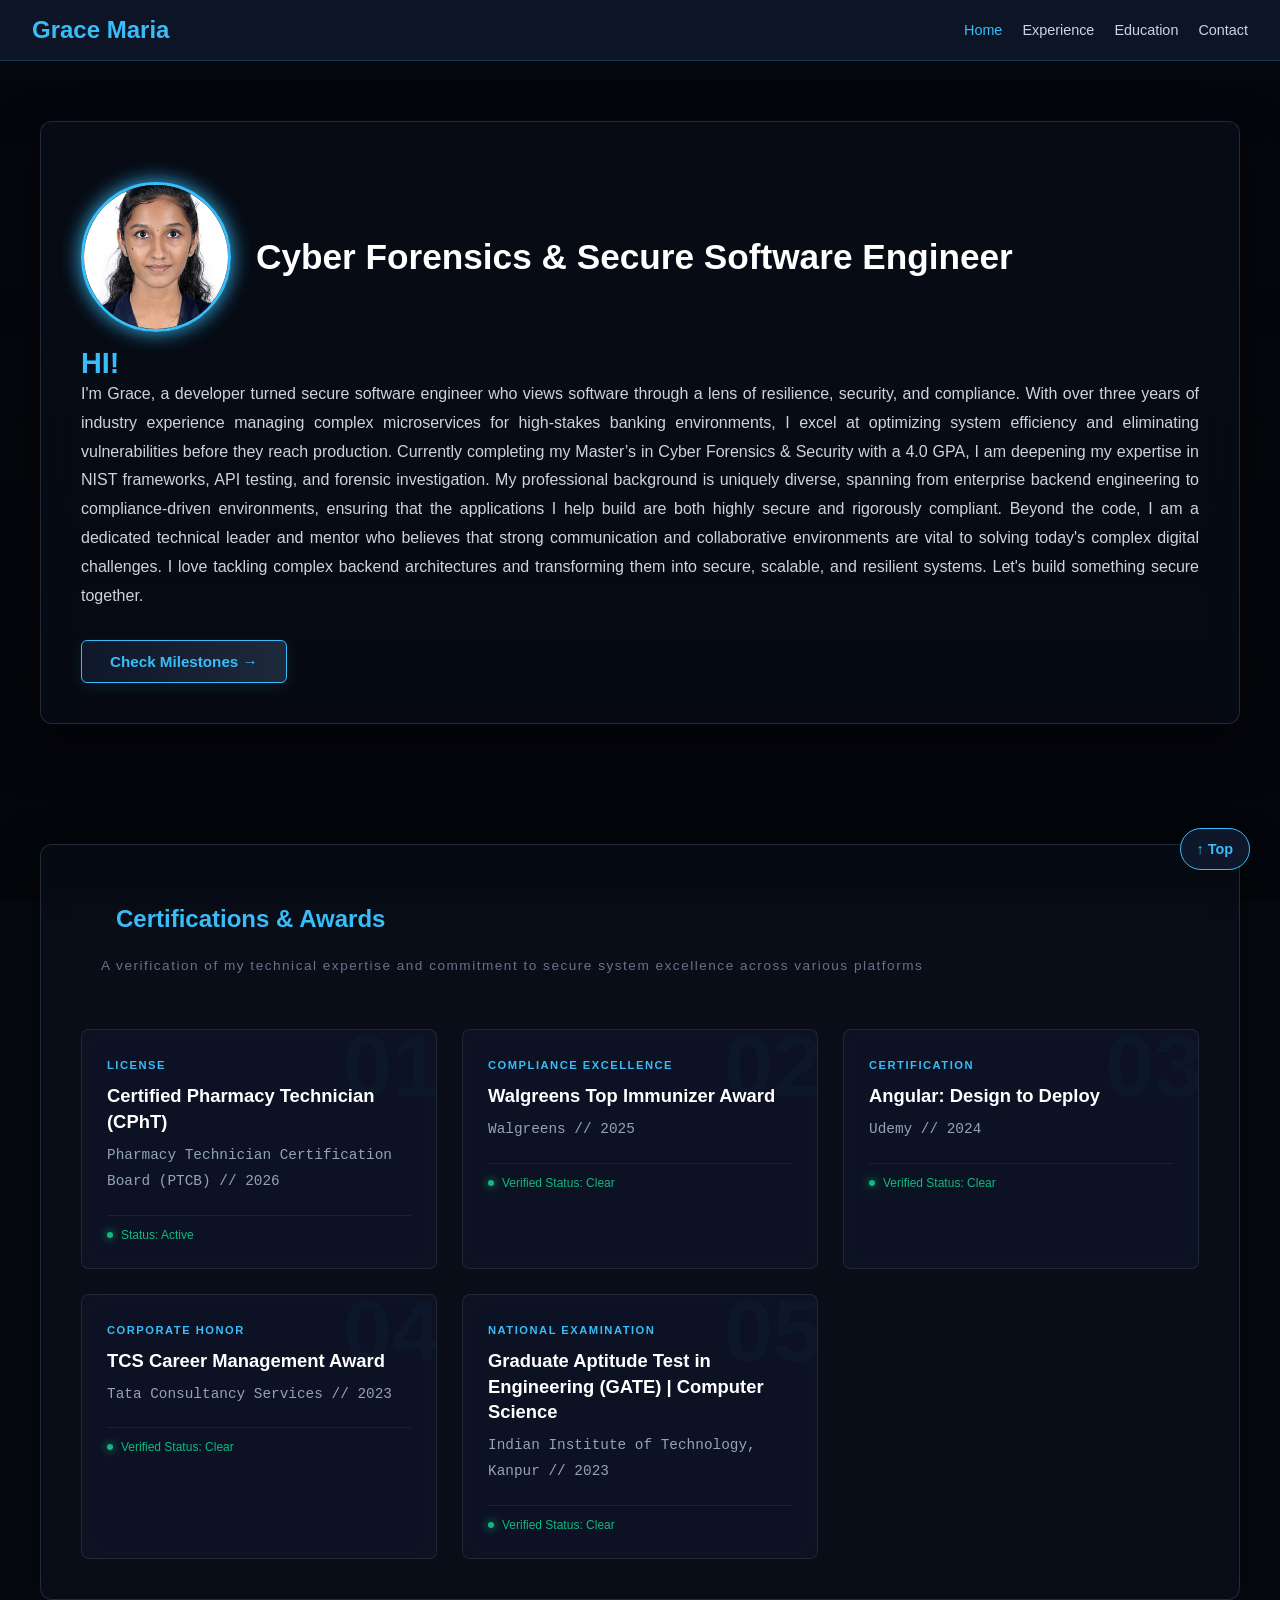
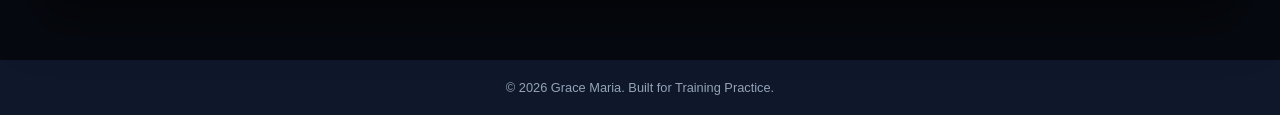
<file: index.html>
<!DOCTYPE html>
<html lang="en">
<head>
    <meta charset="UTF-8">
    <title>Grace Maria | Portfolio</title>
    <link rel="stylesheet" href="style.css">
</head>
<body>
    <div class="scenic-background"></div>
    <header>
        <div class="logo">Grace Maria</div>
        <nav>
            <ul>
                <li><a href="index.html" class="active">Home</a></li>
                <li><a href="experience.html">Experience</a></li>
                <li><a href="education.html">Education</a></li>
                <li><a href="contact.html">Contact</a></li>
            </ul>
        </nav>
    </header>

    <main class="journey-container">
        <div class="portfolio-popup">
            <div class="profile-section">
                <!-- Row 1: Image and H1 side-by-side -->
                <div class="profile-header-inline">
                    <img src="Grace_Maria_Photograph.jpg" alt="Grace Maria" class="profile-avatar">
                    <h1>Cyber Forensics & Secure Software Engineer</h1>
                </div>

                <!-- Row 2: H2 breaks onto its own completely new line underneath -->
                <h2 class="profile-greeting">HI!</h2>
            </div>
            <p>I'm Grace, a developer turned secure software engineer who views software through a lens of resilience, 
                security, and compliance. With over three years of industry experience managing complex microservices for 
                high-stakes banking environments, I excel at optimizing system efficiency and eliminating vulnerabilities before 
                they reach production. Currently completing my Master’s in Cyber Forensics & Security with a 4.0 GPA, I am 
                deepening my expertise in NIST frameworks, API testing, and forensic investigation. My professional background 
                is uniquely diverse, spanning from enterprise backend engineering to compliance-driven environments, ensuring 
                that the applications I help build are both highly secure and rigorously compliant. Beyond the code, I am a 
                dedicated technical leader and mentor who believes that strong communication and collaborative environments 
                are vital to solving today's complex digital challenges. I love tackling complex backend architectures and 
                transforming them into secure, scalable, and resilient systems. Let's build something secure together.</p>
            <div class="milestone-btn-wrapper">
            <a href="#awards" class="milestone-jump-btn">Check Milestones &rarr;</a>
        </div>
    </main>
    
    <!-- Certifications & Awards Section -->
    <main class="journey-container"  id="awards">
        <div class="portfolio-popup">
        <section>
            <div class="section-title-wrapper">
                <h2>Certifications &amp; Awards</h2>
                <span class="terminal-pulse">A verification of my technical expertise and commitment to secure system excellence across various platforms</span>
            </div>
            
            <div class="awards-interactive-grid">

                <!-- Milestone 01 -->
                <div class="award-log-card" data-index="01">
                    <div class="card-glow-layer"></div>
                    <div class="card-content">
                        <span class="award-tag">License</span>
                        <h4>Certified Pharmacy Technician (CPhT)</h4>
                        <p class="issuer">Pharmacy Technician Certification Board (PTCB) // 2026</p>
                        <div class="card-status-bar"><span class="status-verified">Status: Active</span></div>
                    </div>
                </div>
                
                <!-- Milestone 02 -->
                <div class="award-log-card" data-index="02">
                    <div class="card-glow-layer"></div>
                    <div class="card-content">
                        <span class="award-tag">Compliance Excellence</span>
                        <h4>Walgreens Top Immunizer Award</h4>
                        <p class="issuer">Walgreens // 2025</p>
                        <div class="card-status-bar"><span class="status-verified">Verified Status: Clear</span></div>
                    </div>
                </div>

                <!-- Milestone 03 -->
                <div class="award-log-card" data-index="03">
                    <div class="card-glow-layer"></div>
                    <div class="card-content">
                        <span class="award-tag">Certification</span>
                        <h4>Angular: Design to Deploy</h4>
                        <p class="issuer">Udemy // 2024</p>
                        <div class="card-status-bar"><span class="status-verified">Verified Status: Clear</span></div>
                    </div>
                </div>

                <!-- Milestone 04 -->
                <div class="award-log-card" data-index="04">
                    <div class="card-glow-layer"></div>
                    <div class="card-content">
                        <span class="award-tag">Corporate Honor</span>
                        <h4>TCS Career Management Award</h4>
                        <p class="issuer">Tata Consultancy Services // 2023</p>
                        <div class="card-status-bar"><span class="status-verified">Verified Status: Clear</span></div>
                    </div>
                </div>

                <!-- Milestone 05 -->
                <div class="award-log-card" data-index="05">
                    <div class="card-glow-layer"></div>
                    <div class="card-content">
                        <span class="award-tag">National Examination</span>
                        <h4>Graduate Aptitude Test in Engineering (GATE) | Computer Science</h4>
                        <p class="issuer">Indian Institute of Technology, Kanpur // 2023</p>
                        <div class="card-status-bar"><span class="status-verified">Verified Status: Clear</span></div>
                    </div>
                </div>

            </div>
        </section>

        </div>
    </main>

    <button id="backToTop" onclick="scrollToTop()">↑ Top</button>

    <script>
        // Function that smoothly scrolls the window back to the absolute top coordinate
        function scrollToTop() {
            window.scrollTo({
                top: 0,
                behavior: 'smooth' /* Creates a sleek sliding transition instead of a jarring jump */
            });
        }
    </script>
    
    <footer>&copy; 2026 Grace Maria. Built for Training Practice.</footer>
</body>
</html>
</file>
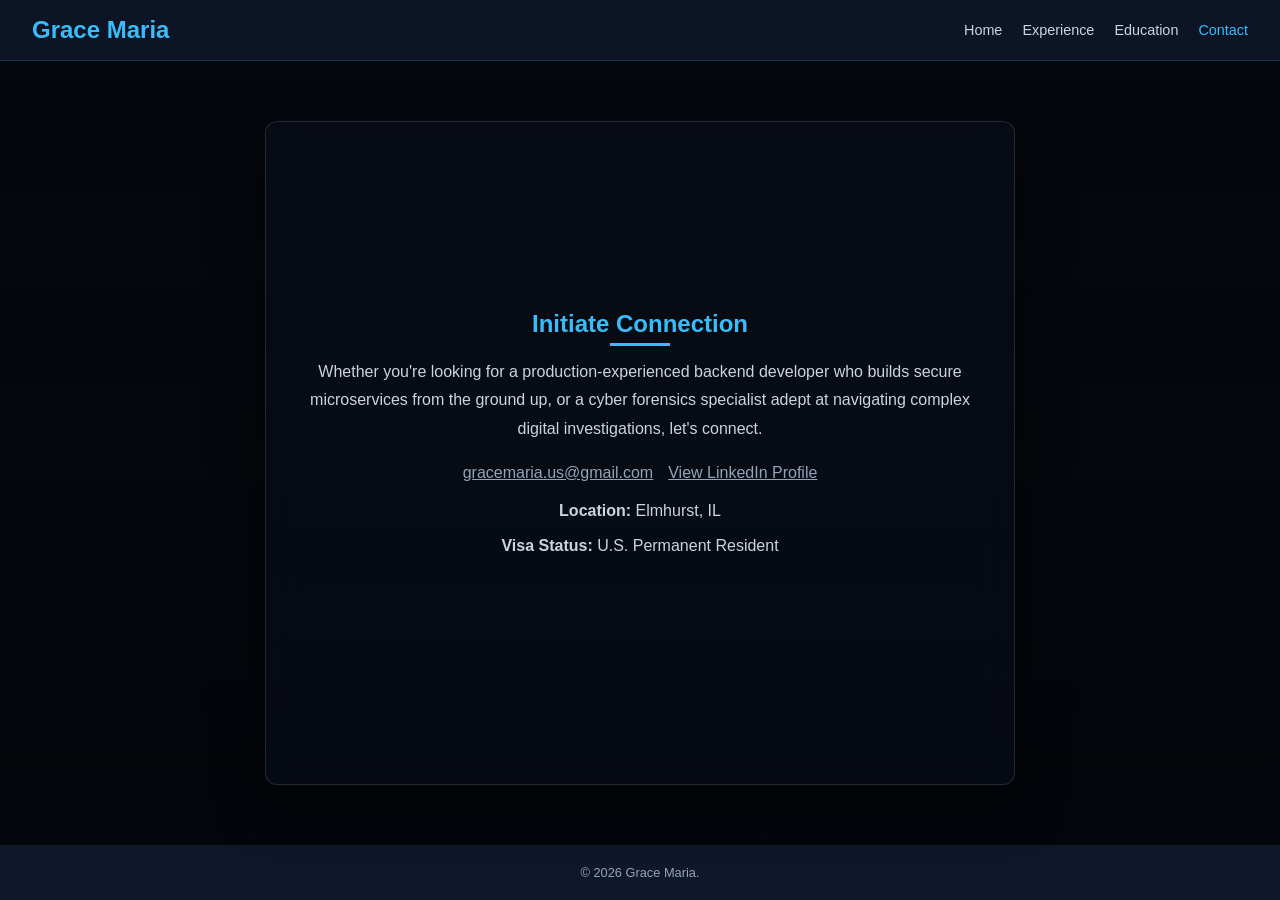
<file: contact.html>
<!DOCTYPE html>
<html lang="en">
<head>
    <meta charset="UTF-8">
    <title>Contact | Grace Maria</title>
    <link rel="stylesheet" href="style.css">
</head>
<body>
    <div class="scenic-background"></div>
    <header>
        <div class="logo">Grace Maria</div>
        <nav>
            <ul>
                <li><a href="index.html">Home</a></li>
                <li><a href="experience.html">Experience</a></li>
                <li><a href="education.html">Education</a></li>
                <li><a href="contact.html" class="active">Contact</a></li>
            </ul>
        </nav>
    </header>
<main class="journey-container">
        <div class="portfolio-popup contact-popup-center">
            <h2>Initiate Connection</h2>
            <p>Whether you're looking for a production-experienced backend developer who builds secure microservices from the ground up, or a cyber forensics specialist adept at navigating complex digital investigations, let's connect.</p>
            
            <div class="contact-action-row">
                <a href="mailto:gracemaria.us@gmail.com" class="action-btn secondary-btn">gracemaria.us@gmail.com</a>
                <a href="https://linkedin.com/in/gracemaria320" target="_blank" class="action-btn secondary-btn">View LinkedIn Profile</a>
            </div>
            
            <div class="contact-details-box">
                <p><strong>Location:</strong> Elmhurst, IL</p>
                <p><strong>Visa Status:</strong> U.S. Permanent Resident</p>
            </div>
        </div>
    </main>

    <footer>&copy; 2026 Grace Maria.</footer>
</body>
</html>
</file>
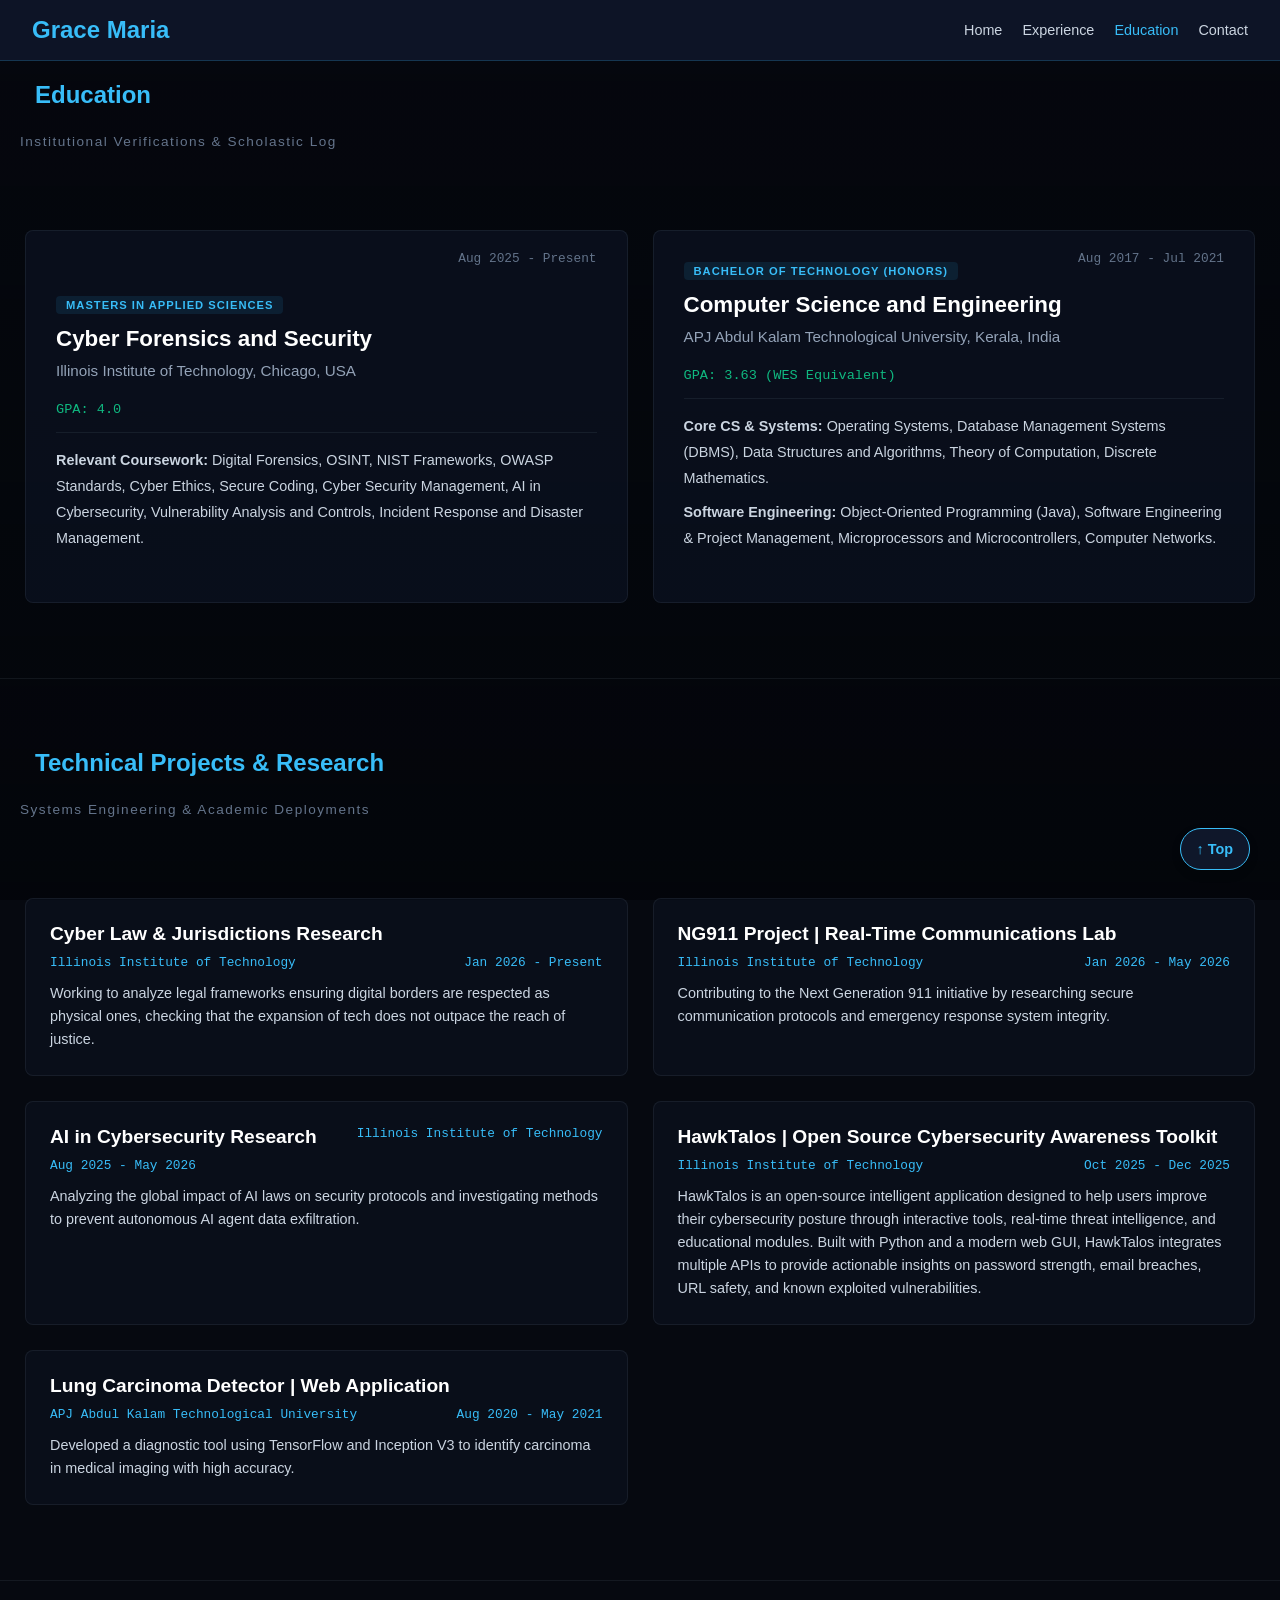
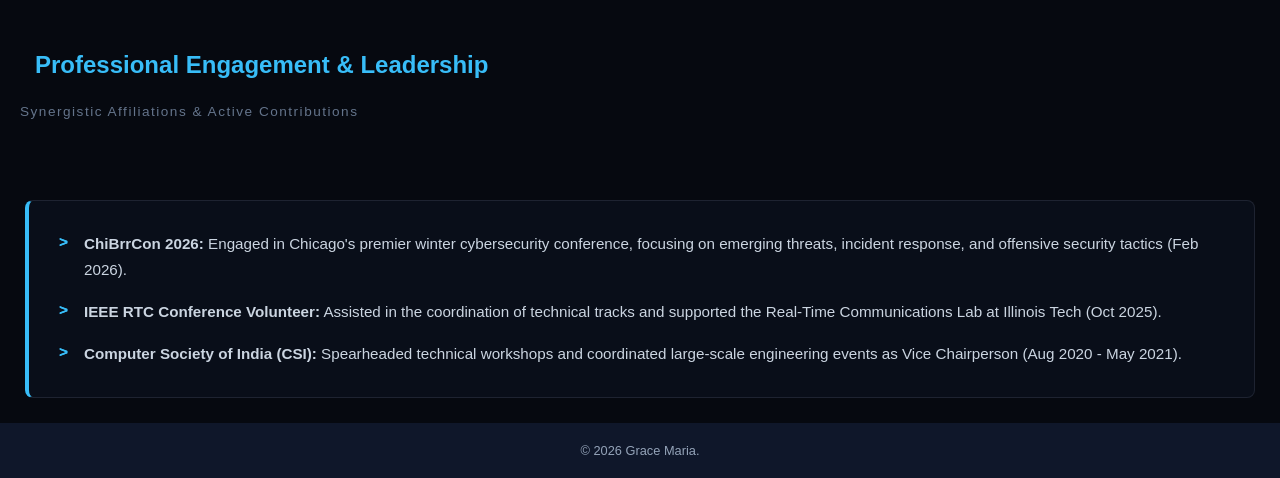
<file: education.html>
<!DOCTYPE html>
<html lang="en">
<head>
    <meta charset="UTF-8">
    <title>Education & Projects | Grace Maria</title>
    <link rel="stylesheet" href="style.css">
</head>
<body>
    <div class="scenic-background"></div>
    <header>
        <div class="logo">Grace Maria</div>
        <nav>
            <ul>
                <li><a href="index.html">Home</a></li>
                <li><a href="experience.html">Experience</a></li>
                <li><a href="education.html" class="active">Education</a></li>
                <li><a href="contact.html">Contact</a></li>
            </ul>
        </nav>
    </header>
<section id="education">
            <div class="section-title-wrapper">
                <h2>Education</h2>
                <span class="terminal-pulse">Institutional Verifications &amp; Scholastic Log</span>
            </div>
            
            <div class="education-grid">
                <div class="education-card" data-term="Aug 2025 - Present">
                    <div class="card-glow-layer"></div>
                    <div class="card-content">
                        <span class="degree-badge">Masters in Applied Sciences</span>
                        <h3>Cyber Forensics and Security</h3>
                        <p class="institution">Illinois Institute of Technology, Chicago, USA</p>
                        <div class="academic-meta">
                            <span class="gpa-tag">GPA: 4.0</span>
                        </div>
                        <div class="coursework-highlights">
                            <p><strong>Relevant Coursework:</strong> Digital Forensics, OSINT, NIST Frameworks, OWASP Standards, Cyber Ethics, Secure Coding, Cyber Security Management, AI in Cybersecurity, Vulnerability Analysis and Controls, Incident Response and Disaster Management.</p>
                        </div>
                    </div>
                </div>

                <div class="education-card" data-term="Aug 2017 - Jul 2021">
                    <div class="card-glow-layer"></div>
                    <div class="card-content">
                        <span class="degree-badge">Bachelor of Technology (Honors)</span>
                        <h3>Computer Science and Engineering</h3>
                        <p class="institution">APJ Abdul Kalam Technological University, Kerala, India</p>
                        <div class="academic-meta">
                            <span class="gpa-tag">GPA: 3.63 (WES Equivalent)</span>
                        </div>
                        <div class="coursework-highlights">
                            <p style="margin-bottom: 8px;"><strong>Core CS &amp; Systems:</strong> Operating Systems, Database Management Systems (DBMS), Data Structures and Algorithms, Theory of Computation, Discrete Mathematics.</p>
                            <p><strong>Software Engineering:</strong> Object-Oriented Programming (Java), Software Engineering &amp; Project Management, Microprocessors and Microcontrollers, Computer Networks.</p>
                        </div>
                    </div>
                </div>
            </div>
        </section>

        <hr style="border: 0; height: 1px; background: rgba(148, 163, 184, 0.1); margin: 50px 0;">

        <!-- Projects & Research Lab Section -->
        <section id="projects">
            <div class="section-title-wrapper">
                <h2>Technical Projects &amp; Research</h2>
                <span class="terminal-pulse">Systems Engineering &amp; Academic Deployments</span>
            </div>
            
            <div class="project-matrix">
                <!-- Project 1 -->
                <div class="project-card">
                    <div class="project-header">
                        <h3>Cyber Law &amp; Jurisdictions Research</h3>
                        <span class="project-context">Illinois Institute of Technology</span>
                        <span class="project-context">Jan 2026 - Present</span>
                    </div>
                    <p>Working to analyze legal frameworks ensuring digital borders are respected as physical ones, checking that the expansion of tech does not outpace the reach of justice.</p>
                </div>

                <!-- Project 2 -->
                <div class="project-card">
                    <div class="project-header">
                        <h3>NG911 Project | Real-Time Communications Lab</h3>
                        <span class="project-context">Illinois Institute of Technology</span>
                        <span class="project-context">Jan 2026 - May 2026</span>
                    </div>
                    <p>Contributing to the Next Generation 911 initiative by researching secure communication protocols and emergency response system integrity.</p>
                </div>

                <!-- Project 3 -->
                <div class="project-card">
                    <div class="project-header">
                        <h3>AI in Cybersecurity Research</h3>
                        <span class="project-context">Illinois Institute of Technology</span>
                        <span class="project-context">Aug 2025 - May 2026</span>
                    </div>
                    <p>Analyzing the global impact of AI laws on security protocols and investigating methods to prevent autonomous AI agent data exfiltration.</p>
                </div>

                <!-- Project 4 -->
                <div class="project-card">
                    <div class="project-header">
                        <h3>HawkTalos | Open Source Cybersecurity Awareness Toolkit</h3>
                        <span class="project-context">Illinois Institute of Technology</span>
                        <span class="project-context">Oct 2025 - Dec 2025</span>
                    </div>
                    <p>HawkTalos is an open-source intelligent application designed to help users improve their cybersecurity posture through interactive tools, real-time threat intelligence, and educational modules. Built with Python and a modern web GUI, HawkTalos integrates multiple APIs to provide actionable insights on password strength, email breaches, URL safety, and known exploited vulnerabilities.</p>
                </div>

                <!-- Project 5 -->
                <div class="project-card">
                    <div class="project-header">
                        <h3>Lung Carcinoma Detector | Web Application</h3>
                        <span class="project-context">APJ Abdul Kalam Technological University</span>
                        <span class="project-context">Aug 2020 - May 2021</span>
                    </div>
                    <p>Developed a diagnostic tool using TensorFlow and Inception V3 to identify carcinoma in medical imaging with high accuracy.</p>
                </div>
            </div>
        </section>

        <hr style="border: 0; height: 1px; background: rgba(148, 163, 184, 0.1); margin: 50px 0;">

        <!-- NEW: Dedicated Leadership & Engagement Section -->
        <section id="leadership">
            <div class="section-title-wrapper">
                <h2>Professional Engagement &amp; Leadership</h2>
                <span class="terminal-pulse">Synergistic Affiliations &amp; Active Contributions</span>
            </div>
            
            <div class="leadership-container">
                <div class="leadership-card">
                    <ul class="job-details" style="list-style: none; padding-left: 0;">
                        <li style="margin-bottom: 16px; line-height: 1.7; font-size: 0.95rem; color: #cbd5e1; padding-left: 25px; position: relative;">
                            <span style="position: absolute; left: 0; color: #38bdf8; font-family: monospace; font-weight: bold;">&gt;</span>
                            <strong>ChiBrrCon 2026:</strong> Engaged in Chicago's premier winter cybersecurity conference, focusing on emerging threats, incident response, and offensive security tactics (Feb 2026).
                        </li>
                        <li style="margin-bottom: 16px; line-height: 1.7; font-size: 0.95rem; color: #cbd5e1; padding-left: 25px; position: relative;">
                            <span style="position: absolute; left: 0; color: #38bdf8; font-family: monospace; font-weight: bold;">&gt;</span>
                            <strong>IEEE RTC Conference Volunteer:</strong> Assisted in the coordination of technical tracks and supported the Real-Time Communications Lab at Illinois Tech (Oct 2025).
                        </li>
                        <li style="margin-bottom: 0; line-height: 1.7; font-size: 0.95rem; color: #cbd5e1; padding-left: 25px; position: relative;">
                            <span style="position: absolute; left: 0; color: #38bdf8; font-family: monospace; font-weight: bold;">&gt;</span>
                            <strong>Computer Society of India (CSI):</strong> Spearheaded technical workshops and coordinated large-scale engineering events as Vice Chairperson (Aug 2020 - May 2021).
                        </li>
                    </ul>
                </div>
            </div>
        </section>

    <button id="backToTop" onclick="scrollToTop()">↑ Top</button>

    <script>
        // Function that smoothly scrolls the window back to the absolute top coordinate
        function scrollToTop() {
            window.scrollTo({
                top: 0,
                behavior: 'smooth' /* Creates a sleek sliding transition instead of a jarring jump */
            });
        }
    </script>
    
    <footer>&copy; 2026 Grace Maria.</footer>
</body>
</html>
</file>
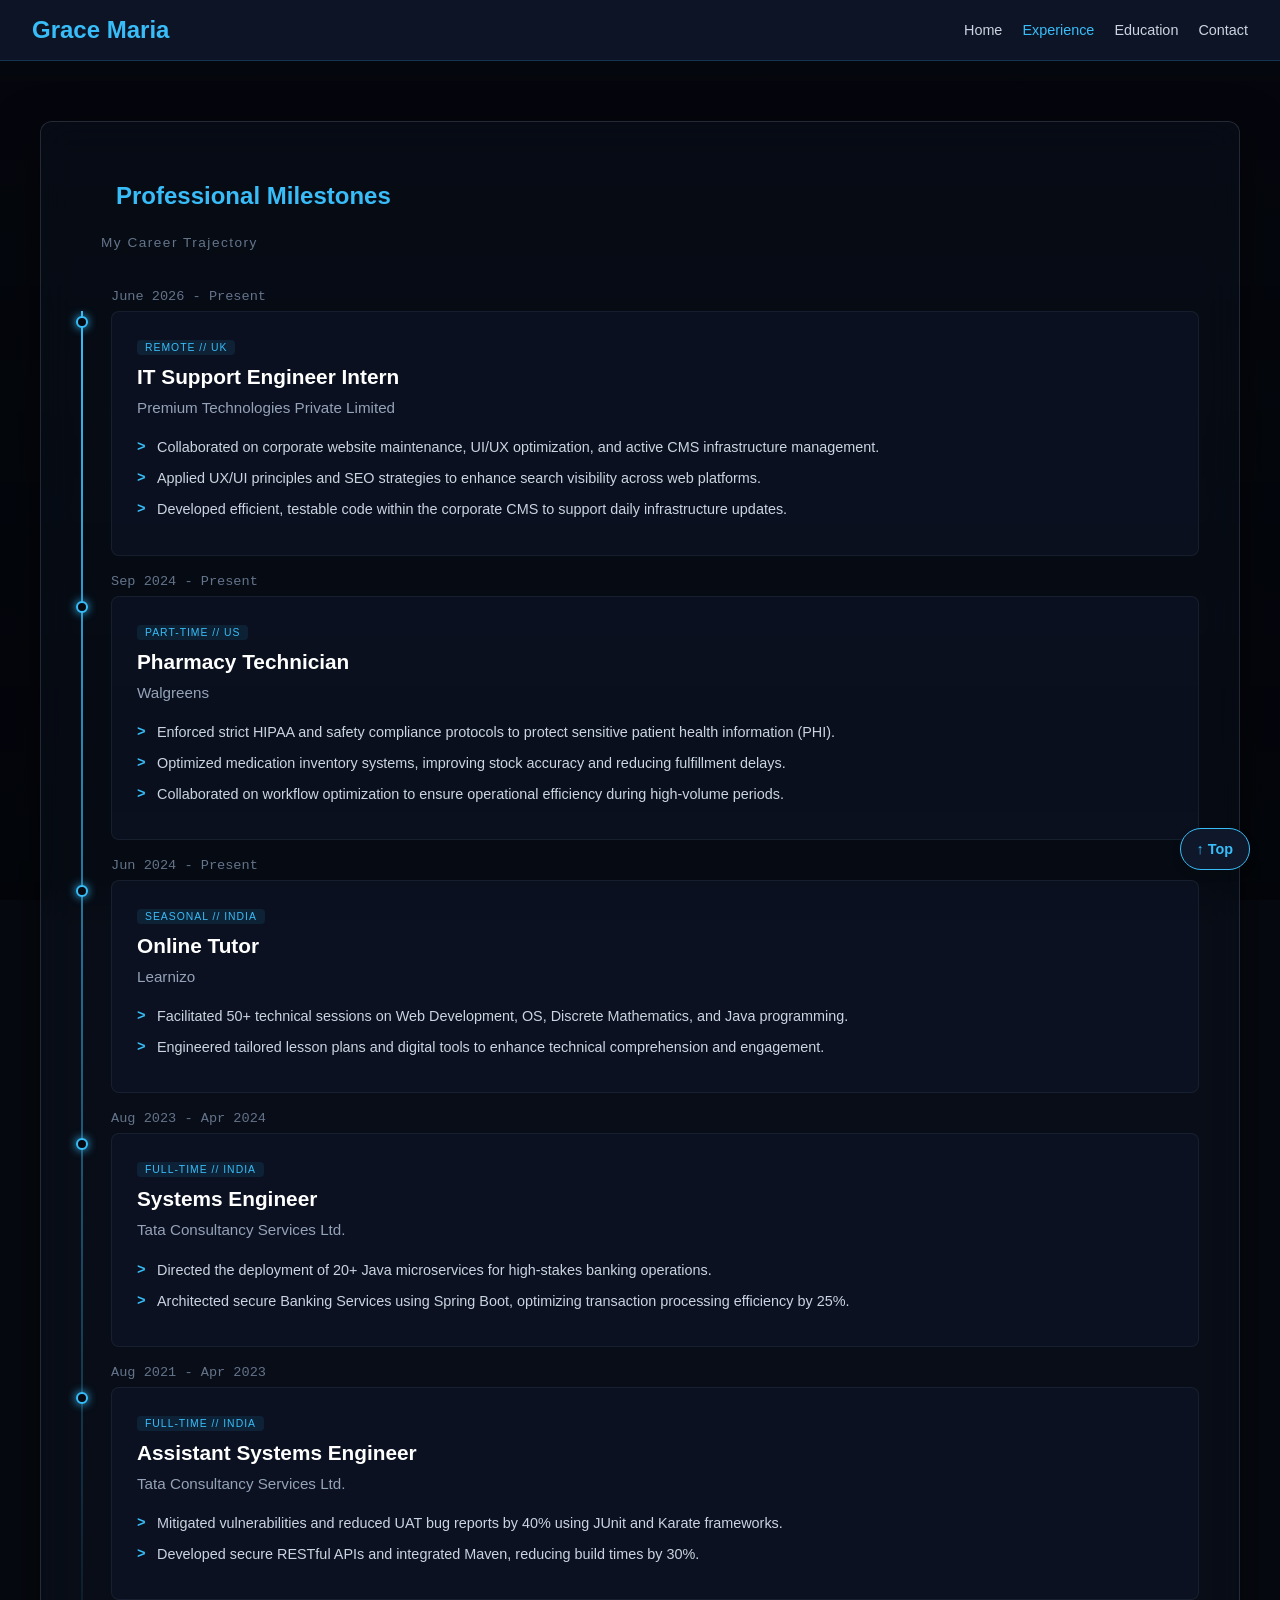
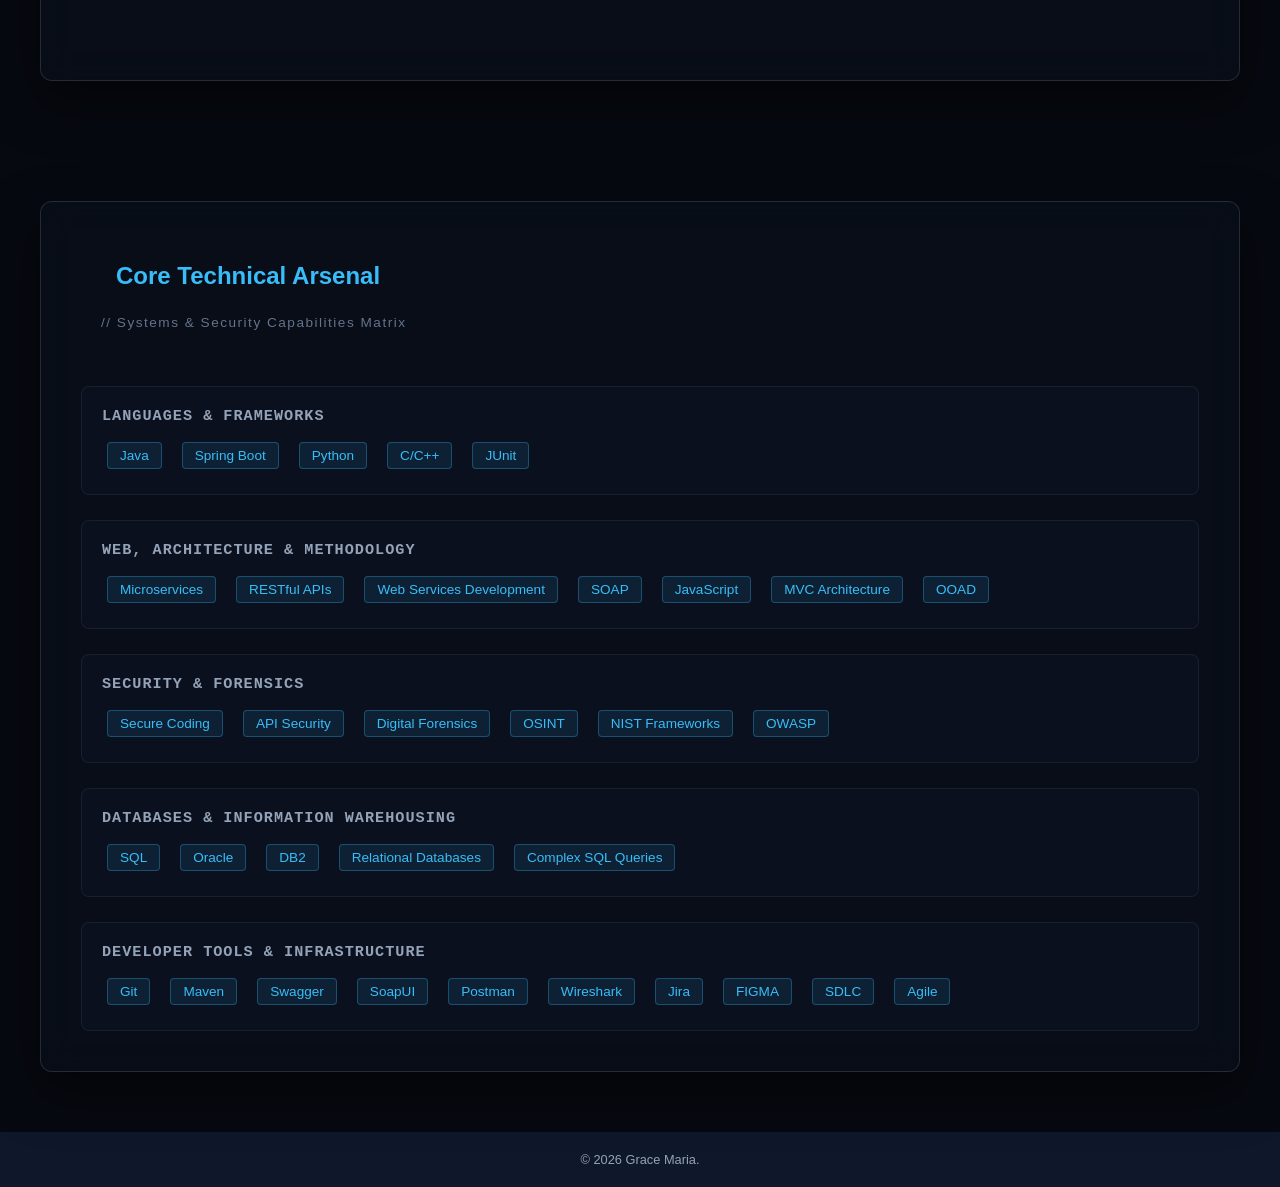
<file: experience.html>
<!DOCTYPE html>
<html lang="en">
<head>
    <meta charset="UTF-8">
    <title>Experience | Grace Maria</title>
    <link rel="stylesheet" href="style.css">
</head>
<body>
    <div class="scenic-background"></div>
    <header>
        <div class="logo">Grace Maria</div>
        <nav>
            <ul>
                <li><a href="index.html">Home</a></li>
                <li><a href="experience.html" class="active">Experience</a></li>
                <li><a href="education.html">Education</a></li>
                <li><a href="contact.html">Contact</a></li>
            </ul>
        </nav>
    </header>

    <main class="journey-container">
        <div class="portfolio-popup">
            <section id="experience">
            <div class="section-title-wrapper">
                <h2>Professional Milestones</h2>
                <span class="terminal-pulse">My Career Trajectory</span>
            </div>
            
            <div class="experience-timeline">
                
                <div class="timeline-item" data-date="June 2026 - Present">
                    <div class="timeline-dot"></div>
                    <div class="job-card">
                        <span class="job-type">Remote // UK</span>
                        <h3>IT Support Engineer Intern</h3>
                        <p class="company-name">Premium Technologies Private Limited</p>
                        <ul class="job-details">
                            <li>Collaborated on corporate website maintenance, UI/UX optimization, and active CMS infrastructure management.</li>
                            <li>Applied UX/UI principles and SEO strategies to enhance search visibility across web platforms.</li>
                            <li>Developed efficient, testable code within the corporate CMS to support daily infrastructure updates.</li>
                        </ul>
                    </div>
                </div>

                <div class="timeline-item" data-date="Sep 2024 - Present">
                    <div class="timeline-dot"></div>
                    <div class="job-card">
                        <span class="job-type">Part-Time // US</span>
                        <h3>Pharmacy Technician</h3>
                        <p class="company-name">Walgreens</p>
                        <ul class="job-details">
                            <li>Enforced strict HIPAA and safety compliance protocols to protect sensitive patient health information (PHI).</li>
                            <li>Optimized medication inventory systems, improving stock accuracy and reducing fulfillment delays.</li>
                            <li>Collaborated on workflow optimization to ensure operational efficiency during high-volume periods.</li>
                        </ul>
                    </div>
                </div>

                <div class="timeline-item" data-date="Jun 2024 - Present">
                    <div class="timeline-dot"></div>
                    <div class="job-card">
                        <span class="job-type">Seasonal // India</span>
                        <h3>Online Tutor</h3>
                        <p class="company-name">Learnizo</p>
                        <ul class="job-details">
                            <li>Facilitated 50+ technical sessions on Web Development, OS, Discrete Mathematics, and Java programming.</li>
                            <li>Engineered tailored lesson plans and digital tools to enhance technical comprehension and engagement.</li>
                        </ul>
                    </div>
                </div>

                <div class="timeline-item" data-date="Aug 2023 - Apr 2024">
                    <div class="timeline-dot"></div>
                    <div class="job-card">
                        <span class="job-type">Full-Time // India</span>
                        <h3>Systems Engineer</h3>
                        <p class="company-name">Tata Consultancy Services Ltd.</p>
                        <ul class="job-details">
                            <li>Directed the deployment of 20+ Java microservices for high-stakes banking operations.</li>
                            <li>Architected secure Banking Services using Spring Boot, optimizing transaction processing efficiency by 25%.</li>
                        </ul>
                    </div>
                </div>

                <div class="timeline-item" data-date="Aug 2021 - Apr 2023">
                    <div class="timeline-dot"></div>
                    <div class="job-card">
                        <span class="job-type">Full-Time // India</span>
                        <h3>Assistant Systems Engineer</h3>
                        <p class="company-name">Tata Consultancy Services Ltd.</p>
                        <ul class="job-details">
                            <li>Mitigated vulnerabilities and reduced UAT bug reports by 40% using JUnit and Karate frameworks.</li>
                            <li>Developed secure RESTful APIs and integrated Maven, reducing build times by 30%.</li>
                        </ul>
                    </div>
                </div>

            </div>
        </section>
        </div>
    </main>

    <main class="journey-container">
        <div class="portfolio-popup">
            <section id="skills">
                <div class="section-title-wrapper">
                    <h2>Core Technical Arsenal</h2>
                    <span class="terminal-pulse">// Systems &amp; Security Capabilities Matrix</span>
                </div>
                
                <div class="skills-matrix-container">
                    <div class="skills-branch">
                        <h4>Languages &amp; Frameworks</h4>
                        <div class="skills-grid">
                            <span class="skill-tag highlight">Java</span>
                            <span class="skill-tag highlight">Spring Boot</span>
                            <span class="skill-tag">Python</span>
                            <span class="skill-tag">C/C++</span>
                            <span class="skill-tag">JUnit</span>
                        </div>
                    </div>

                    <div class="skills-branch">
                        <h4>Web, Architecture &amp; Methodology</h4>
                        <div class="skills-grid">
                            <span class="skill-tag highlight">Microservices</span>
                            <span class="skill-tag highlight">RESTful APIs</span>
                            <span class="skill-tag">Web Services Development</span>
                            <span class="skill-tag">SOAP</span>
                            <span class="skill-tag">JavaScript</span>
                            <span class="skill-tag">MVC Architecture</span>
                            <span class="skill-tag">OOAD</span>
                        </div>
                    </div>

                    <div class="skills-branch">
                        <h4>Security &amp; Forensics</h4>
                        <div class="skills-grid">
                            <span class="skill-tag highlight">Secure Coding</span>
                            <span class="skill-tag highlight">API Security</span>
                            <span class="skill-tag highlight">Digital Forensics</span>
                            <span class="skill-tag">OSINT</span>
                            <span class="skill-tag">NIST Frameworks</span>
                            <span class="skill-tag">OWASP</span>
                        </div>
                    </div>

                    <div class="skills-branch">
                        <h4>Databases &amp; Information Warehousing</h4>
                        <div class="skills-grid">
                            <span class="skill-tag">SQL</span>
                            <span class="skill-tag">Oracle</span>
                            <span class="skill-tag">DB2</span>
                            <span class="skill-tag">Relational Databases</span>
                            <span class="skill-tag">Complex SQL Queries</span>
                        </div>
                    </div>

                    <div class="skills-branch">
                        <h4>Developer Tools &amp; Infrastructure</h4>
                        <div class="skills-grid">
                            <span class="skill-tag">Git</span>
                            <span class="skill-tag">Maven</span>
                            <span class="skill-tag">Swagger</span>
                            <span class="skill-tag">SoapUI</span>
                            <span class="skill-tag">Postman</span>
                            <span class="skill-tag">Wireshark</span>
                            <span class="skill-tag">Jira</span>
                            <span class="skill-tag">FIGMA</span>
                            <span class="skill-tag">SDLC</span>
                            <span class="skill-tag">Agile</span>
                        </div>
                    </div>
                </div>
            </section>
        </div>
    </main>
    
    <button id="backToTop" onclick="scrollToTop()">↑ Top</button>

    <script>
        // Function that smoothly scrolls the window back to the absolute top coordinate
        function scrollToTop() {
            window.scrollTo({
                top: 0,
                behavior: 'smooth' /* Creates a sleek sliding transition instead of a jarring jump */
            });
        }
    </script>
    
    <footer>&copy; 2026 Grace Maria.</footer>
</body>
</html>
</file>
<file: style.css>
/* --- Global Resets & Styles --- */
* {
    margin: 0;
    padding: 0;
    box-sizing: border-box;
    font-family: 'Segoe UI', Tahoma, Geneva, Verdana, sans-serif;
    scroll-behavior: smooth;
}

body {
    background-color: #060910;
    color: #e5e9f0;
    overflow-x: hidden;
    display: flex;
    flex-direction: column;
    min-height: 100vh;
}

/* --- Fixed Background --- */
.scenic-background {
    position: fixed;
    top: 0;
    left: 0;
    width: 100vw;
    height: 100vh;
    background-image: linear-gradient(to bottom, rgba(6, 9, 16, 0.4), rgba(6, 9, 16, 0.9)), 
                      url('https://images.unsplash.com/photo-1550751827-4bd374c3f58b?auto=format&fit=crop&w=1920&q=80');
    background-size: cover;
    background-position: center;
    z-index: -1;
    filter: brightness(0.6) saturate(1.2);
}

/* --- Navigation Header --- */
header {
    background: rgba(15, 23, 42, 0.9);
    backdrop-filter: blur(10px);
    padding: 1rem 2rem;
    position: sticky;
    top: 0;
    z-index: 100;
    display: flex;
    justify-content: space-between;
    align-items: center;
    border-bottom: 1px solid rgba(56, 189, 248, 0.2);
}

.logo {
    font-size: 1.5rem;
    font-weight: bold;
    color: #38bdf8;
}

nav ul {
    display: flex;
    list-style: none;
    gap: 20px;
}

nav ul li a {
    color: #cbd5e1;
    text-decoration: none;
    font-size: 0.9rem;
    transition: color 0.3s;
}

nav ul li a:hover, nav ul li a.active {
    color: #38bdf8;
}

/* --- UI Glassmorphism Box --- */
.journey-container {
    padding: 60px 20px;
    flex: 1;
    display: flex;
    justify-content: center;
}

.portfolio-popup {
    background: rgba(15, 23, 42, 0.3);
    backdrop-filter: blur(18px);
    border: 1px solid rgba(148, 163, 184, 0.2);
    border-radius: 12px;
    padding: 40px;
    max-width: 1200px;
    width: 100%;
    box-shadow: 0 20px 50px rgba(0, 0, 0, 0.5);
    text-align: justify;
}

h1, h2 { color: #fff; margin-bottom: 20px; }
h2 { color: #38bdf8;  padding-left: 15px; }
p { line-height: 1.8; color: #cbd5e1; margin-bottom: 20px; }

.profile-section {
    margin-top: 20px;
    display: flex;
    flex-direction: column; /* Stacks the inline row and the H2 vertically */
    gap: 15px;              /* Space between the H1 row and the H2 below it */
}

.profile-header-inline {
    display: flex;          /* Keeps only the image and H1 on the same line */
    align-items: center;    /* Vertically centers the text with the middle of the image */
    gap: 25px;              /* Creates clean spacing between the avatar and the H1 text */
}

.profile-avatar {
    width: 150px;
    height: 150px;          /* Perfect square alignment */
    object-fit: cover;      /* Prevents stretching or distortion */
    border-radius: 50%;     /* Makes it a perfect circle */
    border: 3px solid #38bdf8; 
    box-shadow: 0 0 20px #38bdf8;
}

.profile-header-inline h1 {
    margin: 0;              /* Removes default spacing to keep it perfectly aligned with the image */
    font-size: 2.2rem;
}

.profile-greeting {
    margin: 0;
    font-size: 1.8rem;
    color: #38bdf8;         /* Matches your high-tech blue accent color */
    border: none;           /* Removes global borders for this clean greeting line */
    padding: 0;
}

/* --- Lists & Cards --- */
.skill-tag {
    display: inline-block;
    background: rgba(56, 189, 248, 0.1);
    color: #38bdf8;
    padding: 5px 12px;
    border-radius: 4px;
    margin: 5px;
    font-size: 0.85rem;
    border: 1px solid rgba(56, 189, 248, 0.3);
}

.job, .project-item {
    margin-bottom: 30px;
    padding-bottom: 20px;
    border-bottom: 1px solid rgba(148, 163, 184, 0.1);
}

/* Container to handle positioning of the button at the bottom of the card */
.milestone-btn-wrapper {
    margin-top: 30px;
    display: flex;
    justify-content: flex-start; /* Aligns button to the left side. Change to 'center' if desired */
}

/* Designing the interactive button link */
.milestone-jump-btn {
    display: inline-block;
    padding: 12px 28px;
    background: linear-gradient(90deg, #0f172a, #1e293b); /* Dark blue/slate gradient background */
    color: #38bdf8; /* High-tech blue text accent */
    border: 1px solid #38bdf8; /* Blue border outline */
    text-decoration: none; /* Removes the underline from link text */
    border-radius: 6px; /* Clean, modern square-radius edges */
    font-weight: 600;
    font-size: 0.95rem;
    cursor: pointer;
    box-shadow: 0 4px 15px rgba(56, 189, 248, 0.1); /* Soft glowing shadow shadow */
    transition: all 0.3s cubic-bezier(0.16, 1, 0.3, 1);
}

/* Micro-interaction UI state on hover */
.milestone-jump-btn:hover {
    background: #38bdf8; /* Inverts layout colors completely */
    color: #060910; /* Dark slate text color */
    box-shadow: 0 0 25px rgba(56, 189, 248, 0.4); /* Stronger glow effect */
    transform: translateY(-2px); /* Smooth layout lift animation */
}

/* Container Title Styles */
.section-title-wrapper {
    margin-bottom: 35px;
    padding: 20px;
}

.terminal-pulse {
    display: inline-block;
    font-size: 0.85rem;
    color: #64748b;
    letter-spacing: 1.5px;
    margin-top: 5px;
}

/* Advanced Grid Alignment */
.awards-interactive-grid {
    display: grid;
    grid-template-columns: repeat(auto-fit, minmax(280px, 1fr));
    gap: 25px;
    margin-top: 20px;
}

/* The High-Tech Award Card Structure */
.award-log-card {
    position: relative;
    background: rgba(15, 23, 42, 0.6); /* Sleek translucent overlay */
    backdrop-filter: blur(12px);
    -webkit-backdrop-filter: blur(12px);
    border: 1px solid rgba(148, 163, 184, 0.15);
    border-radius: 8px;
    padding: 25px;
    overflow: hidden;
    transition: all 0.4s cubic-bezier(0.16, 1, 0.3, 1);
}

/* Index Overlay Identifier Numbers (e.g., 01, 02) */
.award-log-card::before {
    content: attr(data-index);
    position: absolute;
    top: -15px;
    right: -5px;
    font-size: 5.5rem;
    font-weight: 900;
    color: rgba(56, 189, 248, 0.03); /* Subtle watermark style background number */
    pointer-events: none;
    transition: color 0.3s ease;
}

/* Card Content Spacing */
.card-content {
    position: relative;
    z-index: 2;
    text-align: left;
}

.award-tag {
    display: inline-block;
    font-size: 0.7rem;
    text-transform: uppercase;
    letter-spacing: 1.5px;
    color: #38bdf8; /* Cyber blue accent color */
    font-weight: 700;
    margin-bottom: 12px;
}

.award-log-card h4 {
    color: #ffffff;
    font-size: 1.15rem;
    margin: 0 0 8px 0;
    line-height: 1.4;
    font-weight: 600;
}

.award-log-card .issuer {
    font-size: 0.9rem;
    color: #94a3b8;
    margin: 0 0 20px 0;
    font-family: 'Courier New', Courier, monospace; /* Clean technical terminal typeface */
}

/* Verified Status Bar Graphic Component */
.card-status-bar {
    border-top: 1px solid rgba(148, 163, 184, 0.1);
    padding-top: 12px;
    font-size: 0.75rem;
    font-family: 'Courier New', Courier, monospace;
}

.status-verified {
    color: #10b981; /* Emergent green representing functional validation success */
    position: relative;
    padding-left: 14px;
}

/* Tiny ticking indicator dot */
.status-verified::before {
    content: '';
    position: absolute;
    left: 0;
    top: 50%;
    transform: translateY(-50%);
    width: 6px;
    height: 6px;
    background-color: #10b981;
    border-radius: 50%;
    box-shadow: 0 0 8px #10b981;
}

/* Interactive Hover States & Mechanical Transformation */
.award-log-card:hover {
    transform: translateY(-5px); /* Lift element off the coordinate canvas */
    border-color: rgba(56, 189, 248, 0.44); /* Accent lighting shift */
    box-shadow: 0 15px 35px rgba(0, 0, 0, 0.4), 0 0 20px rgba(56, 189, 248, 0.1);
}

.award-log-card:hover::before {
    color: rgba(56, 189, 248, 0.07); /* Numbers illuminate slightly more intensely */
}

#backToTop {
    position: fixed;       /* Keeps the button locked in place relative to the screen */
    bottom: 30px;          /* 30px up from the bottom edge */
    right: 30px;           /* 30px in from the right edge */
    z-index: 99;           /* Ensures it floats on top of all other content */
    
    /* Visual Styling */
    background-color: #0f172a; /* Matches your header dark slate color */
    color: #38bdf8;            /* Sky blue text/arrow accent */
    border: 1px solid #38bdf8;
    padding: 12px 16px;
    font-size: 0.9rem;
    font-weight: bold;
    border-radius: 50px;       /* Gives it clean, rounded capsule edges */
    cursor: pointer;
    box-shadow: 0 4px 10px rgba(0, 0, 0, 0.15);
    transition: all 0.2s ease;
}

footer {
    text-align: center;
    padding: 20px;
    background: #0f172a;
    color: #94a3b8;
    font-size: 0.8rem;
}

/* Container Layout for the Skills Matrix */
.skills-matrix-container {
    display: flex;
    flex-direction: column;
    gap: 25px;
    margin-top: 20px;
}

/* Individual Branch styling for categories */
.skills-branch {
    background: rgba(15, 23, 42, 0.4);
    border: 1px solid rgba(148, 163, 184, 0.1);
    border-radius: 8px;
    padding: 20px;
    transition: border-color 0.3s ease;
}

.skills-branch:hover {
    border-color: rgba(56, 189, 248, 0.3); /* Subtle glow highlight on branch hover */
}

.skills-branch h4 {
    font-size: 0.95rem;
    text-transform: uppercase;
    color: #94a3b8;
    margin-bottom: 12px;
    letter-spacing: 1px;
    font-family: 'Courier New', Courier, monospace;
}

/* Flex wrap configuration for tags */
.skills-grid {
    display: flex;
    flex-wrap: wrap;
    gap: 10px;
}

/* Timeline Container */
.experience-timeline {
    position: relative;
    padding-left: 30px;
    margin-top: 40px;
}

/* Vertical Timeline Line */
.experience-timeline::before {
    content: '';
    position: absolute;
    left: 0;
    top: 0;
    width: 2px;
    height: 100%;
    background: linear-gradient(to bottom, #38bdf8, rgba(56, 189, 248, 0.1));
}

/* Individual Timeline Item */
.timeline-item {
    position: relative;
    margin-bottom: 40px;
}

/* Timeline Dot */
.timeline-dot {
    position: absolute;
    left: -35px;
    top: 5px;
    width: 12px;
    height: 12px;
    background: #060910;
    border: 2px solid #38bdf8;
    border-radius: 50%;
    z-index: 2;
    box-shadow: 0 0 10px #38bdf8;
}

/* Date Marker */
.timeline-item::after {
    content: attr(data-date);
    position: absolute;
    left: 0;
    top: -22px;
    font-size: .85rem;
    color: #64748b;
    font-family: 'Courier New', Courier, monospace;
}

/* Job Card Styling */
.job-card {
    background: rgba(15, 23, 42, 0.5);
    border: 1px solid rgba(148, 163, 184, 0.1);
    border-radius: 8px;
    padding: 25px;
    transition: transform 0.3s ease, border-color 0.3s ease;
}

.job-card:hover {
    transform: translateX(10px);
    border-color: rgba(56, 189, 248, 0.3);
}

.job-type {
    font-size: 0.65rem;
    text-transform: uppercase;
    background: rgba(56, 189, 248, 0.1);
    color: #38bdf8;
    padding: 2px 8px;
    border-radius: 4px;
    letter-spacing: 1px;
}

.job-card h3 {
    margin: 10px 0 5px 0;
    font-size: 1.3rem;
    color: #fff;
}

.company-name {
    font-size: 0.95rem;
    color: #94a3b8;
    font-weight: 500;
    margin-bottom: 15px;
}

/* Bullet Points */
.job-details {
    list-style: none;
    padding-left: 0;
}

.job-details li {
    font-size: 0.9rem;
    color: #cbd5e1;
    line-height: 1.6;
    margin-bottom: 8px;
    position: relative;
    padding-left: 20px;
}

.job-details li::before {
    content: '>';
    position: absolute;
    left: 0;
    color: #38bdf8;
    font-family: 'Courier New', Courier, monospace;
    font-weight: bold;
}
/* Education Section Layout split into columns */
.education-grid {
    display: grid;
    /* This creates side-by-side columns if space permits, with a minimum width of 350px per card */
    grid-template-columns: repeat(auto-fit, minmax(350px, 1fr));
    gap: 25px;
    margin-top: 25px;
    width: 100%;
    padding: 25px;
}

.education-card {
    position: relative;
    background: rgba(15, 23, 42, 0.5);
    border: 1px solid rgba(148, 163, 184, 0.1);
    border-radius: 8px;
    padding: 30px;
    display: flex;
    flex-direction: column;
    justify-content: space-between;
    height: 100%; /* Keeps cards in the same row exactly equal in height */
}
.education-card::before {
    content: attr(data-term);
    position: absolute;
    top: 20px;
    right: 30px;
    font-size: 0.8rem;
    color: #64748b;
    font-family: 'Courier New', Courier, monospace;
}

.degree-badge {
    display: inline-block;
    font-size: 0.7rem;
    text-transform: uppercase;
    background: rgba(56, 189, 248, 0.1);
    color: #38bdf8;
    padding: 3px 10px;
    border-radius: 4px;
    font-weight: bold;
    letter-spacing: 1px;
    margin-bottom: 12px;
}

.education-card h3 {
    color: #fff;
    font-size: 1.4rem;
    margin-bottom: 5px;
}

.institution {
    color: #94a3b8;
    font-size: 0.95rem;
    margin-bottom: 15px;
}

.academic-meta {
    margin-bottom: 15px;
}

.gpa-tag {
    font-family: 'Courier New', Courier, monospace;
    font-size: 0.85rem;
    color: #10b981; /* Green color accent for GPA validation */
}

.coursework-highlights {
    font-size: 0.9rem;
    line-height: 1.6;
    color: #cbd5e1;
    border-top: 1px solid rgba(148, 163, 184, 0.1);
    padding-top: 15px;
}

/* Research & Project Grid */
/* Advanced Grid for Project Cards */
.project-matrix {
    display: grid;
    /* Splits your projects into a clean 2-column or 3-column layout depending on screen size */
    grid-template-columns: repeat(auto-fit, minmax(400px, 1fr));
    gap: 25px;
    margin-top: 25px;
    width: 100%;
    padding: 25px;
}

.project-card {
    background: rgba(15, 23, 42, 0.4);
    border: 1px solid rgba(148, 163, 184, 0.1);
    border-radius: 8px;
    padding: 24px;
    display: flex;
    flex-direction: column;
    transition: all 0.3s ease;
}

.project-card:hover {
    border-color: rgba(56, 189, 248, 0.3);
    transform: translateY(-2px);
}

.project-header {
    display: flex;
    justify-content: space-between;
    align-items: flex-start;
    margin-bottom: 12px;
    flex-wrap: wrap;
    gap: 10px;
}

.project-header h3 {
    color: #fff;
    font-size: 1.2rem;
    margin: 0;
}

.project-context {
    font-size: 0.8rem;
    color: #38bdf8;
    font-family: 'Courier New', Courier, monospace;
}

.project-card p {
    font-size: 0.9rem;
    color: #cbd5e1;
    margin: 0;
    line-height: 1.6;
}

/* Responsive Overrides */
@media (max-width: 768px) {
    .education-card::before {
        position: static;
        display: block;
        margin-bottom: 10px;
    }
    .project-header {
        flex-direction: column;
    }
}

/* Responsive adjustment for small screens */
@media (max-width: 500px) {
    .project-matrix {
        grid-template-columns: 1fr; /* Drops down to 1 item per row on mobile phones */
    }
}

/* Container block for the standalone leadership card */
.leadership-container {
    width: 100%;
    margin-top: 25px;
    padding: 25px;
}

.leadership-card {
    background: rgba(15, 23, 42, 0.4);
    border: 1px solid rgba(148, 163, 184, 0.15);
    border-left: 4px solid #38bdf8; /* Adds a clean blue accent anchor bar to the left side */
    border-radius: 8px;
    padding: 30px;
    transition: border-color 0.3s ease;
}

.leadership-card:hover {
    border-color: rgba(56, 189, 248, 0.4);
}

/* Specific layout overrides to center align the contact card content */
.contact-popup-center {
    max-width: 750px;           /* Shrinks the box width so short text lines look balanced */
    width: 90%;                 /* Balanced margins on left and right */
    margin: 0 auto;             /* Centers the entire box block horizontally on the browser window */
    
    /* Flexbox Alignment Rules */
    display: flex;
    flex-direction: column;
    justify-content: center;    /* Centers all elements vertically (top-to-bottom) */
    align-items: center;        /* Centers all elements horizontally (left-to-right) */
    text-align: center;         /* Centers all inline text strings and headings */
    
    /* Vertical Spacing Constraints */
    min-height: 450px;          /* Gives the box enough height so you can notice the vertical centering */
    padding: 40px;
}

/* Centers the horizontal text border accent block */
.contact-popup-center h2 {
    border-left: none;          /* Removes the standard left border block decoration */
    padding-left: 0;
    position: relative;
    display: inline-block;
}

/* Subtle underlying high-tech accent line under the centered heading */
.contact-popup-center h2::after {
    content: '';
    position: absolute;
    bottom: -8px;
    left: 50%;
    transform: translateX(-50%);
    width: 60px;
    height: 3px;
    background-color: #38bdf8;
}

/* Styled internal data metrics block */
.contact-details-box {
    margin: 15px 0 30px 0;
    text-align: center;         /* Reinforces structural data line alignment */
    line-height: 1.8;
}

.contact-details-box p {
    margin-bottom: 6px;
}

/* Align and space out action links cleanly down the center */
.contact-action-row {
    display: flex;
    flex-wrap: wrap;            /* Safely stacks items vertically on small mobile phone panels */
    justify-content: center;    /* Aligns the interactive navigation buttons right down the middle line */
    gap: 15px;
    width: 100%;
}

/* Sidebar secondary styling variant choice to differentiate buttons */
.contact-action-row .secondary-btn {
    background: transparent;
    border-color: #94a3b8;
    color: #94a3b8;
}

.contact-action-row .secondary-btn:hover {
    background: #94a3b8;
    color: #060910;
}
</file>
